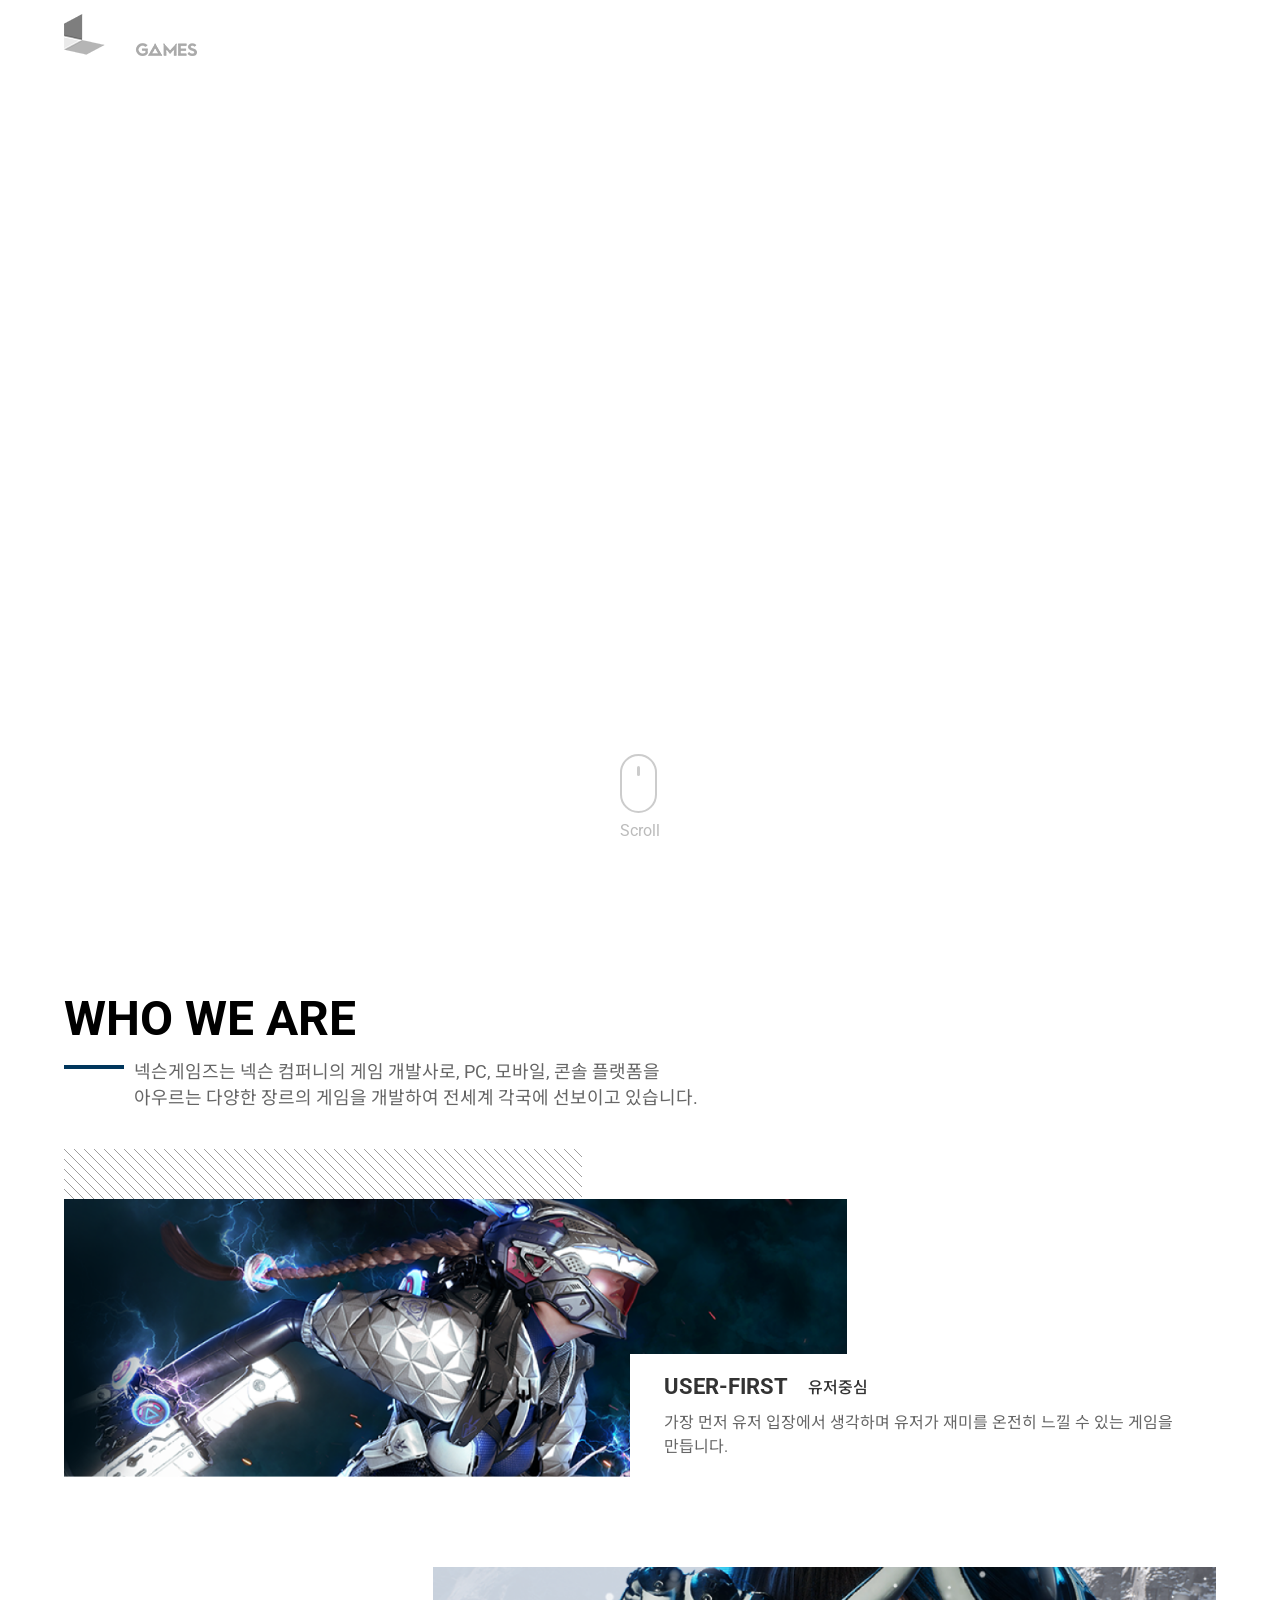
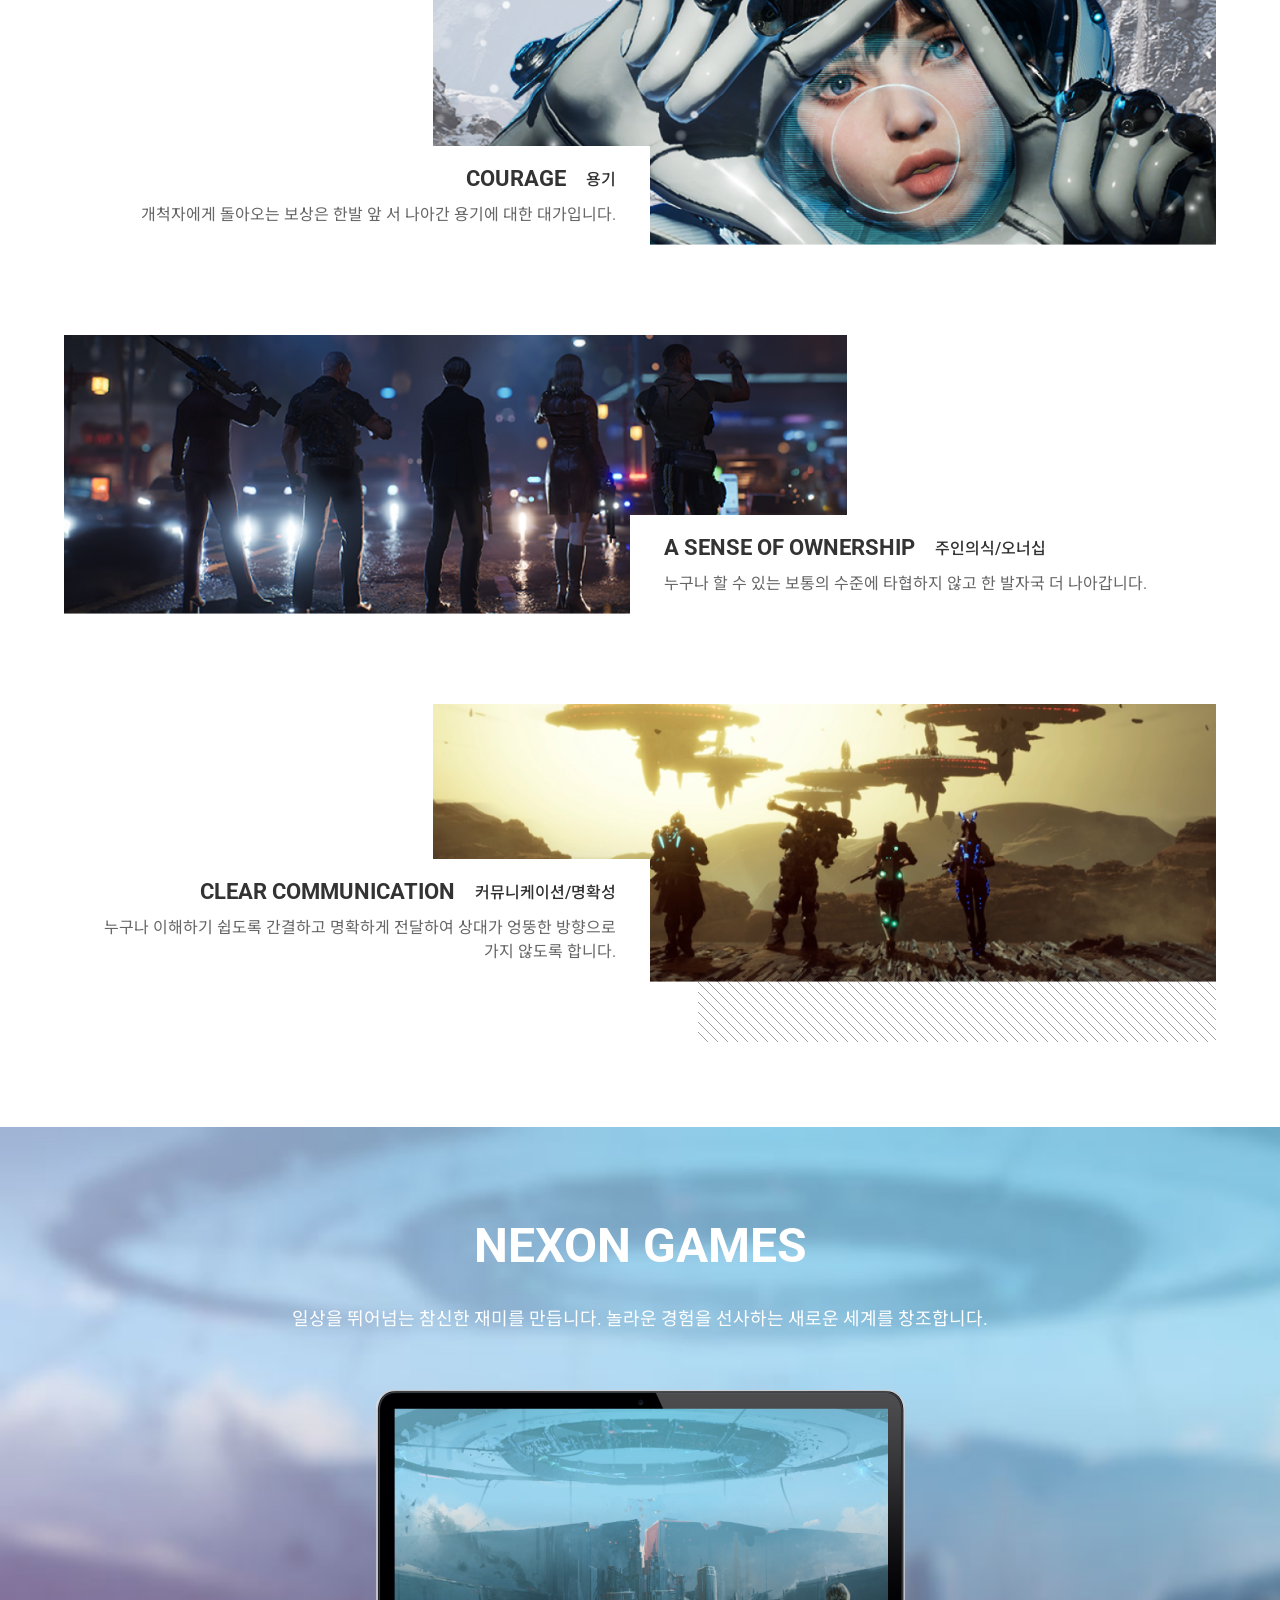
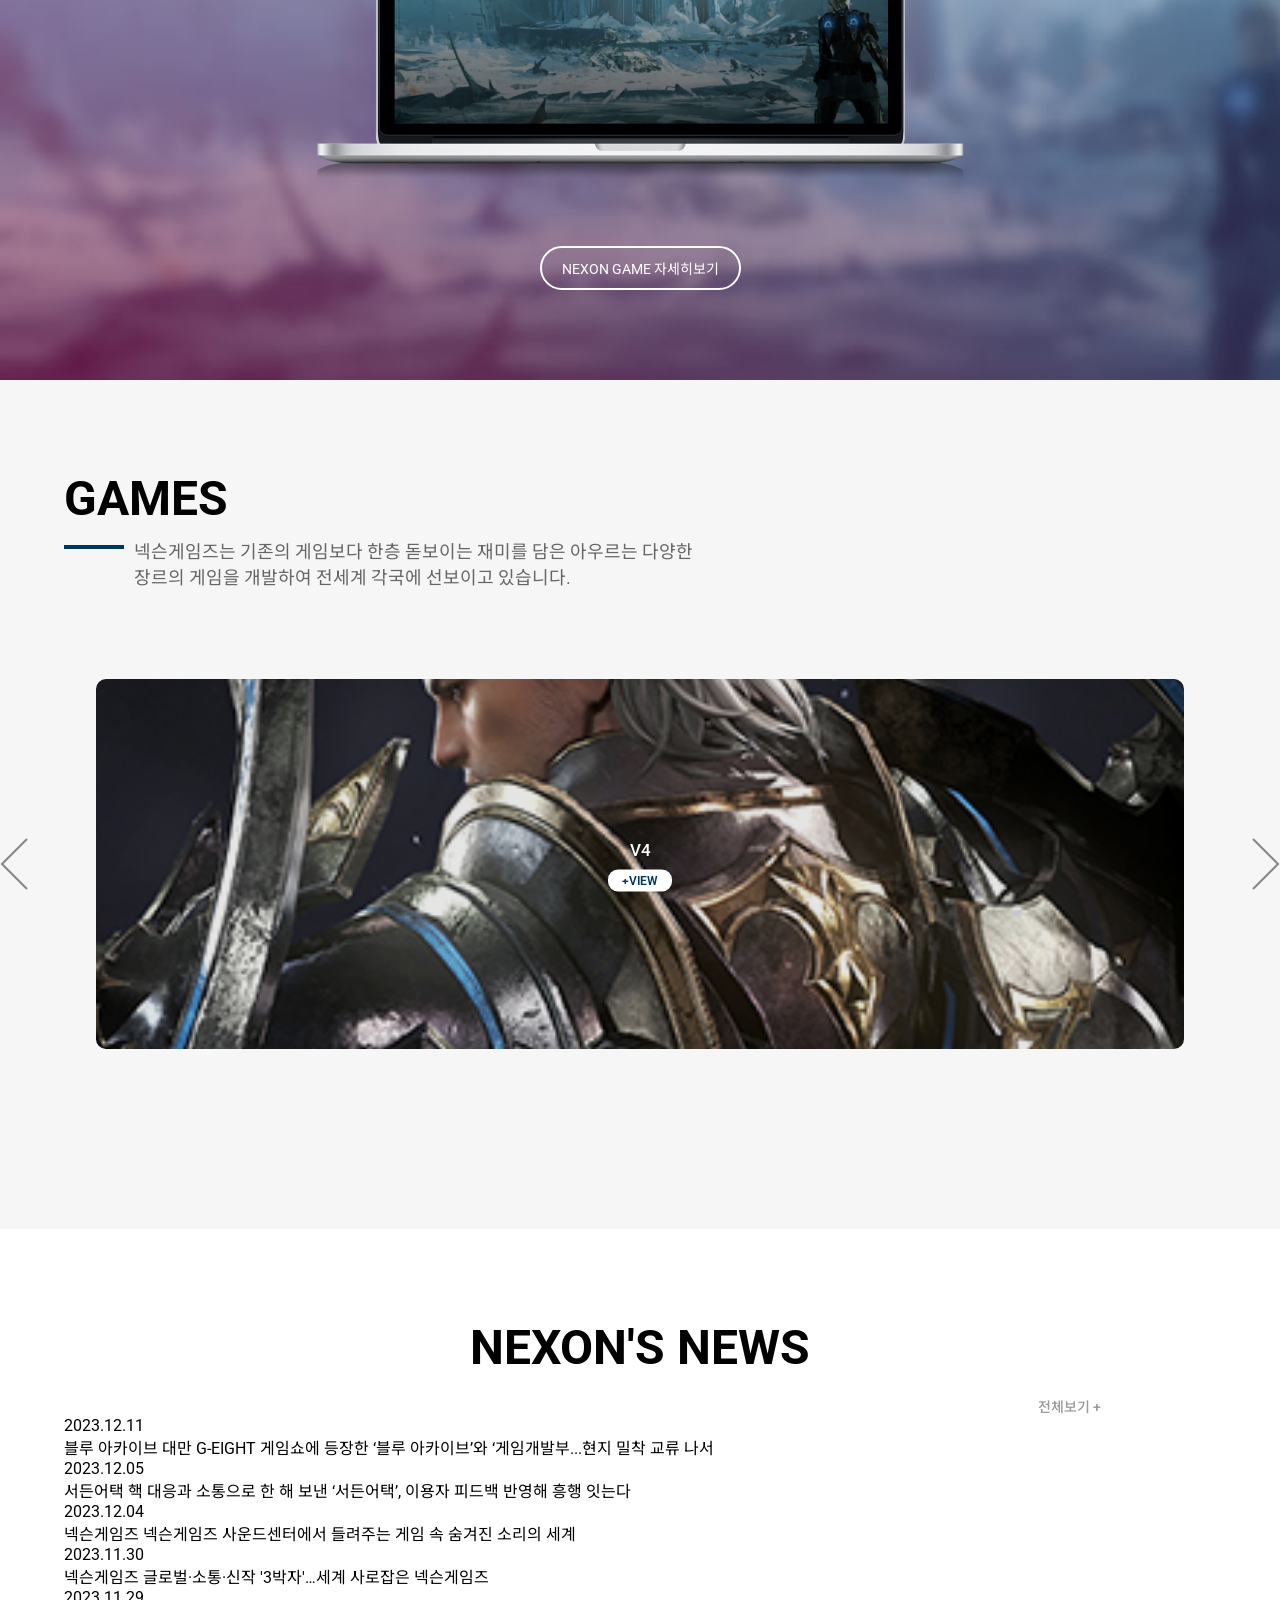
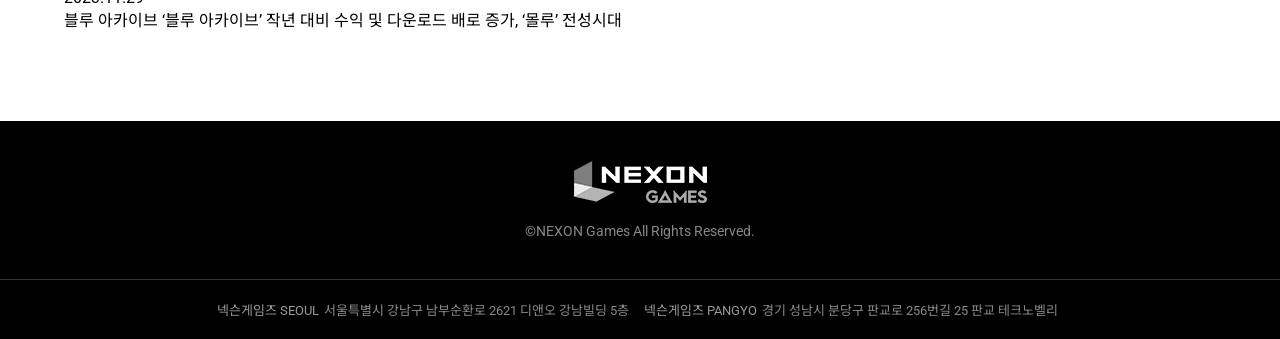
<file: nexon.html>
<!DOCTYPE html>
<html lang="kr">
<head>
<meta charset="UTF-8">
<meta name="viewport" content="width=device-width, initial-scale=1.0">
<title>NEXON</title>
<link rel="shortcut icon" href="images/img/favicon_logo.ico">
<link rel="preconnect" href="https://fonts.googleapis.com">
<link rel="preconnect" href="https://fonts.gstatic.com" crossorigin>
<link href="https://fonts.googleapis.com/css2?family=Noto+Sans+KR:wght@300;400;500;600;700;900&family=Roboto:wght@300;400;500;700;900&display=swap" rel="stylesheet">
<link rel="stylesheet" href="https://cdn.jsdelivr.net/npm/swiper@11/swiper-bundle.min.css" />
<link rel="stylesheet" href="css/nexon.css">
<script src="http://ajax.googleapis.com/ajax/libs/jquery/1.11.1/jquery.min.js"></script>
<script src="https://unpkg.com/swiper/swiper-bundle.min.js"></script>
<script src="https://code.jquery.com/jquery-1.12.4.min.js"></script>
<script src="JS/nexon.js"></script>
</head>

<body>
<div class="container">
    <div id="main">
        <header>
            <div class="header_inner">
                <div class="logo"><h1><a href="">logo</a></h1></div>
                <nav id="gnb">
                    <ul>
                        <li>
                            <a href="">넥슨게임즈</a>
                            <ul>
                                <li><a href="">넥슨게임즈</a></li>
                            </ul>
                        </li>
                        <li>
                            <a href="">게임</a>
                            <ul>
                                <li><a href="">V4</a></li>
                                <li><a href="">서든어택</a></li>
                                <li><a href="">블루 아카이브</a></li>
                                <li><a href="">히트2</a></li>
                                <li><a href="">퍼스트 디센던트</a></li>
                                <li><a href="">갓썸</a></li>
                            </ul>
                        </li>
                        <li>
                            <a href="">인재채용</a>
                            <ul>
                                <li><a href="">기업문화</a></li>
                                <li><a href="">피플&컬쳐</a></li>
                                <li><a href="">복지</a></li>
                                <li><a href="">채용</a></li>
                            </ul>
                        </li>
                        <li>
                            <a href="">투자정보</a>
                            <ul>
                                <li><a href="">기업지배구조</a></li>
                                <li><a href="">주가정보</a></li>
                                <li><a href="">재무정보</a></li>
                                <li><a href="">공시/실적</a></li>
                                <li><a href="">공고</a></li>
                            </ul>
                        </li>
                        <li>
                            <a href="">미디어</a>
                            <ul>
                                <li><a href="">뉴스</a></li>
                                <li><a href="">보도자료</a></li>
                                <li><a href="">멀티미디어</a></li>
                            </ul>
                        </li>
                    </ul>
                </nav>
                <nav id="mobile">
                    <ul>
                        <li>
                            <a href="">넥슨게임즈</a>
                            <ul>
                                <li><a href="">넥슨게임즈</a></li>
                            </ul>
                        </li>
                        <li>
                            <a href="">게임</a>
                            <ul>
                                <li><a href="">V4</a></li>
                                <li><a href="">서든어택</a></li>
                                <li><a href="">블루 아카이브</a></li>
                                <li><a href="">히트2</a></li>
                                <li><a href="">퍼스트 디센던트</a></li>
                                <li><a href="">갓썸</a></li>
                            </ul>
                        </li>
                        <li>
                            <a href="">인재채용</a>
                            <ul>
                                <li><a href="">기업문화</a></li>
                                <li><a href="">피플&컬쳐</a></li>
                                <li><a href="">복지</a></li>
                                <li><a href="">채용</a></li>
                            </ul>
                        </li>
                        <li>
                            <a href="">투자정보</a>
                            <ul>
                                <li><a href="">기업지배구조</a></li>
                                <li><a href="">주가정보</a></li>
                                <li><a href="">재무정보</a></li>
                                <li><a href="">공시/실적</a></li>
                                <li><a href="">공고</a></li>
                            </ul>
                        </li>
                        <li>
                            <a href="">미디어</a>
                            <ul>
                                <li><a href="">뉴스</a></li>
                                <li><a href="">보도자료</a></li>
                                <li><a href="">멀티미디어</a></li>
                            </ul>
                        </li>
                        <li class="contact">
                            <a href="">CONTACT US</a>
                        </li>
                    </ul>
                </nav>
                <div class="btn_right">
                    <a href="" class="contact">CONTACT US</a>
                    <a href="" id="tab" class="open">tab</a>
                </div>
            </div>
        </header>
        <div class="slider">
            <video src="images/video/main_video.mp4" id="main_video"></video>
            <div class="main_text">
                <p class="subtitle">We Make Games Better</p>
                <h3>NEXON GAMES</h3>
            </div>
            <div class="scroll">
                <div class="mousey">
                <div class="scroller"></div>
                </div>
                <p>Scroll</p>
            </div>
        </div>
        </div>

    <section id="section01">
        <div class="title">
            <h3>WHO WE ARE</h3>
            <p>넥슨게임즈는 넥슨 컴퍼니의 게임 개발사로, PC, 모바일, 콘솔 플랫폼을 아우르는 다양한 장르의 게임을 개발하여 전세계 각국에 선보이고 있습니다.</p>
        </div>
        <div class="content">
            <ul>
            <li class="left">
            <div class="visual">
                <img class="desktop" src="images/img/banner1.png" alt="">
                <img class="mobile" src="images/img/banner1_m.png" alt="">
                <div class="hatch"></div>
            </div>
                <div class="text">
                    <div class="heading">
                        <strong>USER-FIRST</strong><p>유저중심</p>    
                    </div>
                    <span>가장 먼저 유저 입장에서 생각하며
                    유저가 재미를 온전히 느낄 수 있는 게임을 만듭니다.</span>
                </div>
            </li>
            <li class="right">
                <img class="desktop" src="images/img/banner2.png" alt="">
                <img class="mobile" src="images/img/banner2_m.png" alt="">
                <div class="text">
                    <div class="heading">
                        <strong>COURAGE</strong><p>용기</p>                        
                    </div>
                    <span>개척자에게 돌아오는 보상은 한발 앞 서 나아간 용기에 대한 대가입니다.</span>
                </div>
            </li>
            <li class="left">
                <img class="desktop" src="images/img/banner3.png" alt="">
                <img class="mobile" src="images/img/banner3_m.png" alt="">
                <div class="text">
                    <div class="heading">
                        <strong>A SENSE OF OWNERSHIP</strong><p>주인의식/오너십</p>
                    </div>
                    <span>누구나 할 수 있는 보통의 수준에 타협하지 않고 한 발자국 더 나아갑니다.</span>
                </div>
            </li>
            <li class="right">
                <div class="visual">                
                    <div class="hatch"></div>
                    <img class="desktop" src="images/img/banner4.png" alt="">
                    <img class="mobile" src="images/img/banner4_m.png" alt="">
                </div>
                <div class="text">
                    <div class="heading">
                        <strong>CLEAR COMMUNICATION</strong><p>커뮤니케이션/명확성</p>                    
                    </div>
                    <span>누구나 이해하기 쉽도록 간결하고 명확하게 전달하여 상대가 엉뚱한 방향으로 가지 않도록 합니다.</span>
                </div>
            </li>
            </ul>
        </div>
    </section>
    <section id="section02">
        <div class="sec02_inner">
            <div class="title">
                <h3>NEXON GAMES</h3> <!--수정-->
                <div class="subtitle">
                    <span>일상을 뛰어넘는 참신한 재미를 만듭니다.</span>
                    <span>놀라운 경험을 선사하는 새로운 세계를 창조합니다.</span>
                </div>
            </div>
            <img class="desktop" src="images/img/desktop.png" alt="">
            <img class="mobile" src="images/img/mobile.png" alt="">
            <div class="btn_more"><a href="">NEXON GAME 자세히보기</a></div>
        </div>
    </section>
    <section id="section03">
        <div class="cont-wrap">
                <div class="title">
            <h3>GAMES</h3>
            <p>넥슨게임즈는 기존의 게임보다 한층 돋보이는 재미를 담은 아우르는 다양한 장르의 게임을 개발하여 전세계 각국에 선보이고 있습니다.</p>
        </div>
        </div>
        <div class="sec03_container">
            <div class="sec03_swiper sec03Swiper">
                <div class="swiper-wrapper">
                    <div class="swiper-slide"><img src="images/img/v4.png" alt="">
                        <div class="desc">
                            <p class="name">V4</p>
                            <a class="btn_view" href="">+VIEW</a>
                        </div>
                    </div>
                    <div class="swiper-slide"><img src="images/img/veiled_experts.png" alt="">
                        <div class="desc">
                            <p class="name">베일드 엑스퍼트</p>
                            <a class="btn_view" href="">+VIEW</a>
                        </div>
                    </div>
                    <div class="swiper-slide"><img src="images/img/first_descendant.png" alt="">
                        <div class="desc">
                            <p class="name">퍼스트 디센던트</p>
                            <a class="btn_view" href="">+VIEW</a>
                        </div>
                    </div>
                    <div class="swiper-slide"><img src="images/img/warhaven.png" alt="">
                        <div class="desc">
                            <p class="name">워헤이븐</p>
                            <a class="btn_view" href="">+VIEW</a>
                        </div>
                    </div>
                    <div class="swiper-slide"><img src="images/img/fc_online.png" alt="">
                        <div class="desc">
                            <p class="name">FC 온라인</p>
                            <a class="btn_view" href="">+VIEW</a>
                        </div>
                    </div>
                    <div class="swiper-slide"><img src="images/img/bnf.png" alt="">
                        <div class="desc">
                            <p class="name">빌딩 앤 파이터</p>
                            <a class="btn_view" href="">+VIEW</a>
                        </div>
                    </div>
                    <div class="swiper-slide"><img src="images/img/blue_archive.png" alt="">
                        <div class="desc">
                            <p class="name">블루아카이브</p>
                            <a class="btn_view" href="">+VIEW</a>
                        </div>
                    </div>
                    <div class="swiper-slide"><img src="images/img/maplestory.png" alt="">
                        <div class="desc">
                            <p class="name">메이플스토리</p>
                            <a class="btn_view" href="">+VIEW</a>
                        </div>
                    </div>
                    <div class="swiper-slide"><img src="images/img/dave_the_dive.png" alt="">
                        <div class="desc">
                            <p class="name">데이브 더 다이브</p>
                            <a class="btn_view" href="">+VIEW</a>
                        </div>
                    </div>
                </div>
                <div class="swiper-pagination"></div>
                <a href="" class="next">next</a>
                <a href="" class="prev">prev</a>
            </div>
        </div>
    </section>
    <section id="section04">
        <div class="title"><h3>NEXON'S NEWS</h3></div>
        <a href="" class="more"><p>전체보기 +</p></a>
        <div class="news_wrap">
        <div class="content">
            <ul>
                <li class="box">
                    <p class="date">2023.12.11</p>
                    <a href=""><span>블루 아카이브</span> 대만 G-EIGHT 게임쇼에 등장한 ‘블루 아카이브’와 ‘게임개발부...현지 밀착 교류 나서</a>
                </li>
                <li>
                    <p class="date">2023.12.05</p>
                    <a href=""><span>서든어택</span> 핵 대응과 소통으로 한 해 보낸 ‘서든어택’, 이용자 피드백 반영해 흥행 잇는다</a>
                </li>
                <li>
                    <p class="date">2023.12.04</p>
                    <a href=""><span>넥슨게임즈</span> 넥슨게임즈 사운드센터에서 들려주는 게임 속 숨겨진 소리의 세계</a>
                </li>
                <li>
                    <p class="date">2023.11.30</p>
                    <a href=""><span>넥슨게임즈</span> 글로벌·소통·신작 '3박자'…세계 사로잡은 넥슨게임즈</a>
                </li>
                <li>
                    <p class="date">2023.11.29</p>
                    <a href=""><span>블루 아카이브</span> ‘블루 아카이브’ 작년 대비 수익 및 다운로드 배로 증가, ‘몰루’ 전성시대  </a>
                </li>
            </ul>
        </div>
    </div>
    </section>
    <footer id="footer">
        <div class="ft_top">
            <div class="ft_inner">
            <div class="ft_logo"><img src="images/img/logo.png" alt=""></div>
            <p class="copyright">©NEXON Games All Rights Reserved.</p>
        </div></div>
        <div class="ft_bottom">
            <div class="ft_inner">
        <div class="company">
            <ul>
                <li><span>넥슨게임즈 SEOUL</span> <p>서울특별시 강남구 남부순환로 2621 디앤오 강남빌딩 5층</p></li>
                <li><span>넥슨게임즈 PANGYO</span><p>경기 성남시 분당구 판교로 256번길 25 판교 테크노벨리</p></li>
            </ul>
        </div>
    </div></div>
    </footer>
</div>
</body>
</html>
</file>
<file: css/nexon.css>
@charset "utf-8";
body, h1, h2, h3, h4, h5, h6, p, ul, ol, table, dl, dd {
	margin: 0;
	padding: 0;
}
h1 {
	font-size: 16px;
}
a {
	text-decoration: none;
	color: #000;
}
ul, ol, li {
	list-style: none;
}
img {
	max-width: 100%;
	vertical-align: top;
	border: none;
}
body {
    font-family: "Roboto", "Noto Sans KR", sans-serif;
}
body.fixed {
	overflow-y: hidden;
}
/*main*/
#main {
	height: 100vh;
}
#main header {
	position: fixed;
	left: 0;
	top: 0;
	width: 100%;
	height: 70px;
	z-index: 1000;
	overflow: hidden;
	transition: 0.2s;
}
#main header::after {
	position: absolute;
	content: "";
	height: 1px;
	width: 100%;
	background-color: #eaeaea;
}
#main header.fixed {
	background-color: #fff;
	box-shadow: 1px 1px 5px #9f9f9f;
}
#main header.active {
	height: 350px;
	background-color: #fff;
	box-shadow: 1px 1px 5px #9f9f9f;
}
#main header .header_inner {
	position: relative;
	max-width: 1440px;
	width: 90%;
	display: flex;
	justify-content: center;
	align-items: center;
	margin: 0 auto;
}
#main header .header_inner .logo {
	position: absolute;
	left: 0;
	top: 50%;
	transform: translateY(-50%);
	/* display: block; */
	width: 133px;
	height: 42px;
	overflow: hidden;
	text-indent: -9999px;
	background: url(../images/img/logo.png) no-repeat;
	background-size: cover;
}
#main header.active .header_inner .logo ,
#main header.fixed .header_inner .logo  {
	background: url(../images/img/main_logo.png) no-repeat;
	background-size: cover;
}
/*1depth*/
#gnb > ul {
	display: flex;
}
#gnb > ul > li {
	position: relative;
}
#gnb > ul > li > a {
	display: block;
	padding: 0 30px;
	line-height: 70px;
	font-size: 1.125em;
	font-weight: 600;
	color: #fff;
}
.active #gnb > ul > li > a,
.fixed #gnb > ul > li > a {
	color: #000;
}
#gnb > ul > li > a:focus,
#gnb > ul > li > a:hover {
	color: #0098D8;
}
/*2depth*/
#gnb ul li ul {
	position: absolute;
	width: 120%;
	height: 250px;
	padding-top: 20px;
	left: 50%;
	transform: translateX(-50%);
	text-align: center;
	z-index: 999;
} 
#gnb ul li ul a {
	font-size: 0.875em;
	color: #333;
	line-height: 36px;
}
#gnb ul li ul li a:focus, 
#gnb ul li ul li a:hover {
	text-decoration: underline;
}
#mobile {
	display: none;
	position: fixed;
	right: 0;
	top: 70px;
	width: 100%;
	height: 100vh;
	padding-top: 50px;
	background-color: #fff;
	z-index: 1001;
}
#mobile > ul {
	width: 85%;
	margin: 0 auto;	
	height: 75vh;
	overflow-y: auto;
}
#mobile > ul > li {
	padding: 0 15px;
	transition: 0.4s;
}
#mobile > ul > li > a {
	font-size: 1.3125em;
	font-weight: 500;
	line-height: 65px;
	display: block;
	position: relative;
	transition: 0.2s;
}
#mobile > ul > li:hover > a  {
	color: #00365C;
}
#mobile > ul > li > a::before {
	position: absolute;
	content: "";
	top: 50%;
	right: 10px;
	transform: translateY(-50%);
	width: 2px;
	height: 22px;
	background-color: #000;
	transition: 0.2s;
}
#mobile > ul > li.on > a::before {
	transform: rotate(90deg);
	top: 34%;
}
#mobile > ul > li > a::after { /*가로*/
	position: absolute;
	content: "";
	top: 50%;
	right: 0;
	transform: translateY(-50%);
	width: 22px;
	height: 2px;
	background-color: #000;
}
#mobile > ul > li:hover > a::before,
#mobile > ul > li:hover > a::after {
	background-color: #00365C;
}
#mobile > ul > li.contact > a {
	color: #00365C;
	position: relative;
}
#mobile > ul > li.contact:hover {
	background-color: #f1f1f1;
}
#mobile > ul > li.contact > a::before {
	content: none;
}
#mobile > ul > li.contact > a::after {
	position: absolute;
	content: "";
	top: 50%;
	transform: translateY(-50%);
	right: 0;
	width: 28px;
	height: 24px;
	background: url(../images/img/mobile_arrow.png);
}
#mobile > ul::-webkit-scrollbar {
	width: 8px;
	background-color: #eaeaea;
}

#mobile > ul::-webkit-scrollbar-thumb {
	border-radius: 10px;
	background-color: #999;
}
#mobile ul ul {
	display: none;
}
#mobile ul ul li a {
	display: block;
	padding: 0 30px;
	color: #666;
	line-height: 50px;
	background-color: #f4f4f4;
}
#mobile ul ul li a:hover {
	color: #00365C;
}
#main header .header_inner .btn_right a {
	position: absolute;
	right: 0;
	top: 50%;
	transform: translateY(-50%);
}
#main header .header_inner .btn_right a.contact {
	display: block;
	width: 160px;
	text-align: center;
	color: #fff;
	line-height: 70px;
	transition: 0.2s;	
}

#main header.active .header_inner .btn_right a.contact,
#main header.fixed .header_inner .btn_right a.contact {
	display: block;
	line-height: 70px;
	background-color: #00365C;
}
#tab.open {
	display: none;
	width: 30px;
	height: 18px;
	background: url(../images/img/tab_white.png) 0 0 no-repeat;
	background-size: cover;
	text-indent: -999px;
	overflow: hidden;
	transition: 0.2s;
}
#main header.active .header_inner .btn_right #tab.open,
#main header.fixed .header_inner .btn_right #tab.open {
	background: url(../images/img/tab.png) no-repeat;
}
#tab.close {
	/* display: none; */
	width: 26px;
	height: 26px;
	background: url(../images/img/tab_close.png) 0 0 no-repeat;
	background-size: cover;
	text-indent: -999px;
	overflow: hidden;
	transition: 0.2s;
}

#main .slider {
	position: relative;
	width: 100%; /**/
	height: 100vh;
}
#main .slider .main_text {
	position: absolute;
	left: 50%;
	top: 50%;
	transform: translate(-50%, -50%);
	text-align: center;
	color: #fff;
	overflow-y: hidden;
}
#main .slider .main_text p.subtitle {
	font-size: 1.5em;
}
#main .slider .main_text h3 {
	font-size: 3.4375em;
	text-shadow: 0px 0px 5px #fff;
}
#main .slider video {
	width: 100%;
	height: 100%;
	object-fit: cover;
}
#main .slider .scroll {
	position: absolute;
	left: 50%;
	bottom: 60px;
	transform: translateX(-50%);
}
#main .slider .scroll .mousey {
	width: 3px;
	padding: 10px 15px;
	height: 35px;
	border: 2px solid #bbb;
	border-radius: 25px;
	opacity: 0.75;
}
#main .slider .scroll .mousey .scroller {
	width: 3px;
	height: 10px;
	border-radius: 2px;
	background-color: #bbb;
	animation-name: scroll;
	animation-duration: 2.2s;
	animation-iteration-count: infinite;
}
@keyframes scroll {
	0% {
		opacity: 0;
	}
	10% {
		transform: translateY(0);
		opacity: 1;
	}
	100% {
		transform: translateY(15px);
		opacity: 0;
	}
}
#main .slider .scroll p {
	margin-top: 8px;
    color: #bbb;
    text-align: center;
}
@media only screen and (max-width:1020px) {
	#main header.active {
		height: 70px;
	}
	#main header .header_inner {
		font-size: 0.875em;
		height: 70px;
	}
	#main header .header_inner .logo {
		width: 120px;
		height: 38px;
		background: url(../images/img/logo_small.png) no-repeat;
		background-size: cover;
	}
	#main header.active .header_inner .logo ,
	#main header.fixed .header_inner .logo  {
		width: 120px;
		height: 38px;
		background: url(../images/img/main_logo_small.png) no-repeat;
		background-size: cover;
	}
	#gnb {
		display: none;
	}
	#main header .header_inner .btn_right a.contact,
	#main header.active .header_inner .btn_right a.contact,
	#main header.fixed .header_inner .btn_right a.contact {
		display: none;
	}
	#tab.open {
		display: block;
	}
}
/*section*/
section {
	font-size: 1em;
	word-break: keep-all;
}
section .title h3 {
	font-size: 3em;
}
section .title p {
	display: block;
	width: 50%;
	color: #666;
	margin-left: 70px;
	padding-top: 10px;
	font-size: 1.125em;
	position: relative;
}
section .title p::before {
	position: absolute;
	content: "";
	top: 18px;
	left: -70px;
	width: 60px;
	height: 4px;
	background-color: #00365C;
}
@media only screen and (max-width:1020px) {
	section {
		font-size: 0.875em;
	} 	
	section .title p {
		width: 70%;
	}
}
@media only screen and (max-width:720px) {
	section .title h3 {
		font-size: 2.8125em;
	}
	section .title p {
		width: 80%;
	}
}

#section01 {
	max-width: 1440px;
	width: 90%;
	margin: 0 auto;
	padding: 5.625em 0 9.0625em 0;
}
#section01 li .text {
	width: 45%;
	padding: 20px 34px;
	background-color: #fff;
	position: absolute;
	bottom: 0;
}
#section01 li .text .heading {
	display: flex;
}
#section01 li.right .text .heading {
	display: flex;
	justify-content: flex-end;
}
#section01 li .text .heading p {
	color: #333;
	font-weight: 500;
}
#section01 li .text .heading strong {
	font-size: 1.375em;
	padding-right: 20px;
	color: #333;
}
#section01 li .text span {
	display: block;
	padding-top: 10px;
	color: #666;
}
#section01 li img.mobile {
	display: none;
}
#section01 li img {
	width: 68%;
}
#section01 li.left {
	position: relative;
	padding-top: 5.625em;
}
#section01 li.left .visual .hatch {
	position: absolute;
	left: 0;
	top: 40px;
	width: 45%;
	height: 120px;
	background-image: linear-gradient(45deg, transparent 45%, #9f9f9f 50%, transparent 55%, transparent 100%);
	background-size: 10px 10px;
    background-position: 4px 4px;
	z-index: -1;
}
#section01 li.left .text {
	right : 0;
}
#section01 li.right {
	position: relative;
	padding-top: 5.625em;
	text-align: right;
}
#section01 li.right .visual .hatch {
	position: absolute;
	right: 0;
	bottom: -60px;
	width: 45%;
	height: 120px;
	background-image: linear-gradient(45deg, transparent 45%, #9f9f9f 50%, transparent 55%, transparent 100%);
	background-size: 10px 10px;
    background-position: 4px 4px;
	z-index: -1;
}
#section01 li.right .text {
	left: 0;
}
@media only screen and (max-width:1020px) {
	#section01 li img {
		width: 95%;
	}
	#section01 li .text {
		left: 0;
		bottom: -10%;
		width: 80%;
		text-align: left;
	}
	#section01 li.right .text .heading {
		justify-content: flex-start;
	}
	#section01 li .text .heading strong {
		padding-right: 10px;
	}
	#section01 li.left {
		text-align: right;
	}
}
@media only screen and (max-width:720px) {
	#section01 li img.desktop {
		display: none;
	}
	#section01 li img.mobile {
		display: inline-block;
	}
	#section01 li .text {
		padding: 15px;
	}
	#section01 li:nth-child(3) .text .heading ,
	#section01 li:nth-child(4) .text .heading {
		display: flex;
		flex-direction: column;
	}
	#section01 li.right .visual .hatch,
	#section01 li.left .visual .hatch {
		width: 60%;
	}
}
@media only screen and (max-width:460px) {
	#section01 li .text {
		bottom: -27%;
	}
	#section01 li.right .visual .hatch,
	#section01 li.left .visual .hatch {
		width: 80%;
	}
	#section01 li.right .visual .hatch {
		bottom: -90px;
	}
}
#section02 {
	padding: 5.625em 0;
	background: url(../images/img/nexon_games_bg2.jpg) no-repeat;
	background-size: cover;
}
#section02 .sec02_inner {
	max-width: 1440px;
	width: 90%;
	margin: 0 auto;
	text-align: center;
	color: #fff;
}
#section02 .sec02_inner .title .subtitle {
	font-size: 1.125em;
	padding: 30px 0 60px 0;
} 
#section02 .sec02_inner .btn_more {
	padding-top: 60px;
}
#section02 .sec02_inner .btn_more a {
	display: inline-block;
	padding: 10px 20px;
	font-size: 0.875em;
	color: #fff;
	border-radius: 25px;
	border: 2px solid #fff;
	transition: 0.2s;
}
#section02 .sec02_inner img.mobile {
	display: none;
}
#section02 .sec02_inner .btn_more a:hover {
	background-color: rgba(255, 255, 255, .4);
}
@media only screen and (max-width:1020px) {
	#section02 .sec02_inner img.desktop {
		display: none;
	}
	#section02 .sec02_inner img.mobile {
		display: block;
		margin: 0 auto;
	}
	#section02 .sec02_inner .title .subtitle {
		display: flex;
		flex-direction: column;
	} 
}

#section03 {
	padding: 5.625em 0;
	background-color: #f6f6f6;
}
#section03 .cont-wrap {
	max-width: 1440px;
	width: 90%;
	margin: 0 auto;
}
#section03 .sec03_container {
	position: relative;	
	max-width: 1440px;
	margin: 0 auto;
}
#section03 .sec03_swiper {
	padding: 5.625em 0;
	width: 85%;
	height: 370px;
    overflow: hidden;
	margin: 0 auto;
}
#section03  .sec03_swiper .swiper-slide {
	position: relative;
    display: flex;
    align-items: center;
	justify-content: center;
	border-radius: 10px; /**/
	overflow: hidden; /**/
}
#section03 .swiper-slide.swiper-slide-active {
	transition: 0.3s;
	box-shadow: 0 20px 40px #0005;
}
#section03 .swiper-slide img {
	width: 100%;/**/
	height: 100%;/**/
	object-fit: cover;/**/
}
#section03 .swiper-slide .desc {
	position: absolute;
	top: 50%;
	left: 50%;
	transform: translate(-50%, -50%);
	text-align: center;
}
#section03 .swiper-slide .desc p.name {
	font-weight: 500;
	color: #fff;
	padding-bottom: 10px;
	font-size: 1.0625em;
	white-space: nowrap;
}
#section03 .swiper-slide .desc a.btn_view {
	background-color: #fff;
	color: #00365C;
	padding: 4px 14px;
	font-weight: 600;
	font-size: 0.75em;
	border-radius: 10px;
	transition: 0.2s;
}
#section03 .sec03_swiper .swiper-slide .desc a.btn_view:hover {
	box-shadow: 0 0 5px #fff;
}
#section03 .swiper-pagination .swiper-pagination-bullet {
	position: relative;
	margin: 0;
	width: 7%;
	height: 15px;
	border-radius: 0;
	background-color: transparent;
}
#section03 .swiper-pagination .swiper-pagination-bullet::after {
	content: "";
	position: absolute;
	left: 0;
	top: 50%;
	width: 100%;
	height: 2px;
	background-color: rgba(0,0,0,.6);
	transition: background-color 0.3s;
}
#section03 .swiper-pagination .swiper-pagination-bullet.swiper-pagination-bullet-active::after {
	background-color: #00365C;
}
#section03 a {
	text-indent: -9999px;
	overflow: hidden;
}
#section03 a.prev {
	display: block;
	position: absolute;
	left: 0;
	top: 50%;
	transform: translateY(-50%);
	width: 28px;
	height: 52px;
	background: url(../images/img/games_arr_prev.png) no-repeat 0 0;
	background-size: cover;
}
#section03 a.next {
	display: block;
	position: absolute;
	right: 0;
	top: 50%;
	transform: translateY(-50%);
	width: 28px;
	height: 52px;
	background: url(../images/img/games_arr_next.png) no-repeat 0 0;
	background-size: cover;
}
@media only screen and (max-width:1020px) {
	#section03 .sec03_swiper {
		width: 100%;
	}
	#section03 a.prev,
	#section03 a.next {
		display: none;
	}
}


#section04 {
	max-width: 1440px;
	width: 90%;
	margin: 0 auto;
	padding: 5.625em 0;
}
#section04 .title h3 {
	text-align: center;
}
#section04 a.more {
	display: block;
	text-align: right;
	width: 80%;
	margin: 0 auto;
	margin-top: 20px;
}
#section04 a.more p {
	display: inline-block;
	font-size: 0.875em;
	font-weight: 500;
	color: #999;
	transition: 0.2s;
}
#section04 a.more p:hover {
	font-weight: 600;
	color: #00365C;	
}
#section04 .news-list_wrap {
	width: 80%;
	height: 20em;
	margin: 0 auto;
	position: relative;
	overflow: hidden;
	margin-top: 20px;
}
#section04 .news-list_wrap .list-active {
	height: 4.125em;
	background-color: #00365C;
	border-radius: 15px;
	color: #fff;
	box-sizing: border-box;
	margin: 0 auto;
	position: relative;
}
#section04 .news-list_wrap .list-active::after {
	content: "";
	position: absolute;
	display: block;
	width: 10px;
	height: 16px;
	background: url(../images/img/news_arr.png);
	top: 50%;
	transform: translateY(-50%);
	right: 2%;
}
#section04 .news-list_wrap .news-list {
	width: 100%;
  height: 400px;
  overflow: hidden;
}
#section04 .news-list_wrap .news-list .boxIn ul {
  width: 100%;
  margin: 0 auto;
  position: absolute;
  top: 0;
  left: 0;
}
#section04 .news-list_wrap .news-list .boxIn ul li {
	width: 100%;
	height: 3.25em;
	margin: 0 auto;
}
#section04 .news-list_wrap .news-list .boxIn ul li:first-child {
  height: 4.125em;
}
#section04 .news-list_wrap .news-list .boxIn ul li:first-child a {
	color: #fff;
}
#section04 .news-list_wrap .news-list .boxIn ul li:first-child a p,
#section04 .news-list_wrap .news-list .boxIn ul li:first-child a span strong  {
	opacity: 1;
}
#section04 .news-list_wrap .news-list .boxIn ul li a span {
	display: flex;
	line-height: 4.125em;
	padding: 0 1.125em;
}
#section04 .news-list_wrap .news-list .boxIn ul li a span strong {
	padding: 0 1.5em;
	position: relative;
	opacity: .4;
}
#section04 .news-list_wrap .news-list .boxIn ul li a p {
	display: block; 
	opacity: .4;
}
#section04 .news-list_wrap .news-list .boxIn ul li a p.headline {
	white-space: nowrap;
	overflow: hidden;
	text-overflow: ellipsis;
}
#section04 .news-list_wrap .news-list .boxIn ul li:first-child a span strong::after {
	position: absolute;
	content: "";
	right: 0.75em;
	top: 50%;
	transform: translateY(-50%);
	height: 1em;
	width: 1px;
	background-color: #fff;
}
#section04 .news-list_wrap .news-list .boxIn ul .boxIn ul li:nth-child(2) {
  margin-top: 10px;
}
@media only screen and (max-width:1020px) {
	#section04 .news-list_wrap .news-list .boxIn ul li a span strong {
		display: none;
	}
	#section04 .news-list_wrap .news-list .boxIn ul li a p.headline {
		padding: 0 1.5em;
	}
}
@media only screen and (max-width:720px) {
	#section04 .news_wrap {
		width: 100%;
	}
	#section04 a.more {
		width: 100%;
	}
}
/*footer*/
#footer {
	background: #000;
}

#footer .ft_inner {
	max-width: 1440px;
	margin: 0 auto;
	text-align: center;
}
#footer .ft_top {
	padding: 40px 0;
}
#footer p.copyright {
	color: #888;
	font-size: 0.875em;
	margin-top: 20px;
}
#footer .company ul {
	display: flex;
	justify-content: center;
	gap: 10px;
}
#footer .company ul li {
	display: flex;
}
#footer .company ul li span {
	color: #fff9;
	font-size: 0.8125em;
}
#footer .company ul li p {
	padding: 0 5px;
	color: #888;
	font-size: 0.8125em;
}
#footer .ft_bottom {
	padding: 20px 0;
	border-top: 1px solid #9995;
}
@media only screen and (max-width:1020px) {
	#footer .company ul {
		flex-direction: column;
		align-items: center;
		gap: 5px;
	}
}
@media only screen and (max-width:520px) {
	#footer .company ul li p {
		display: none;
	}
}
</file>
